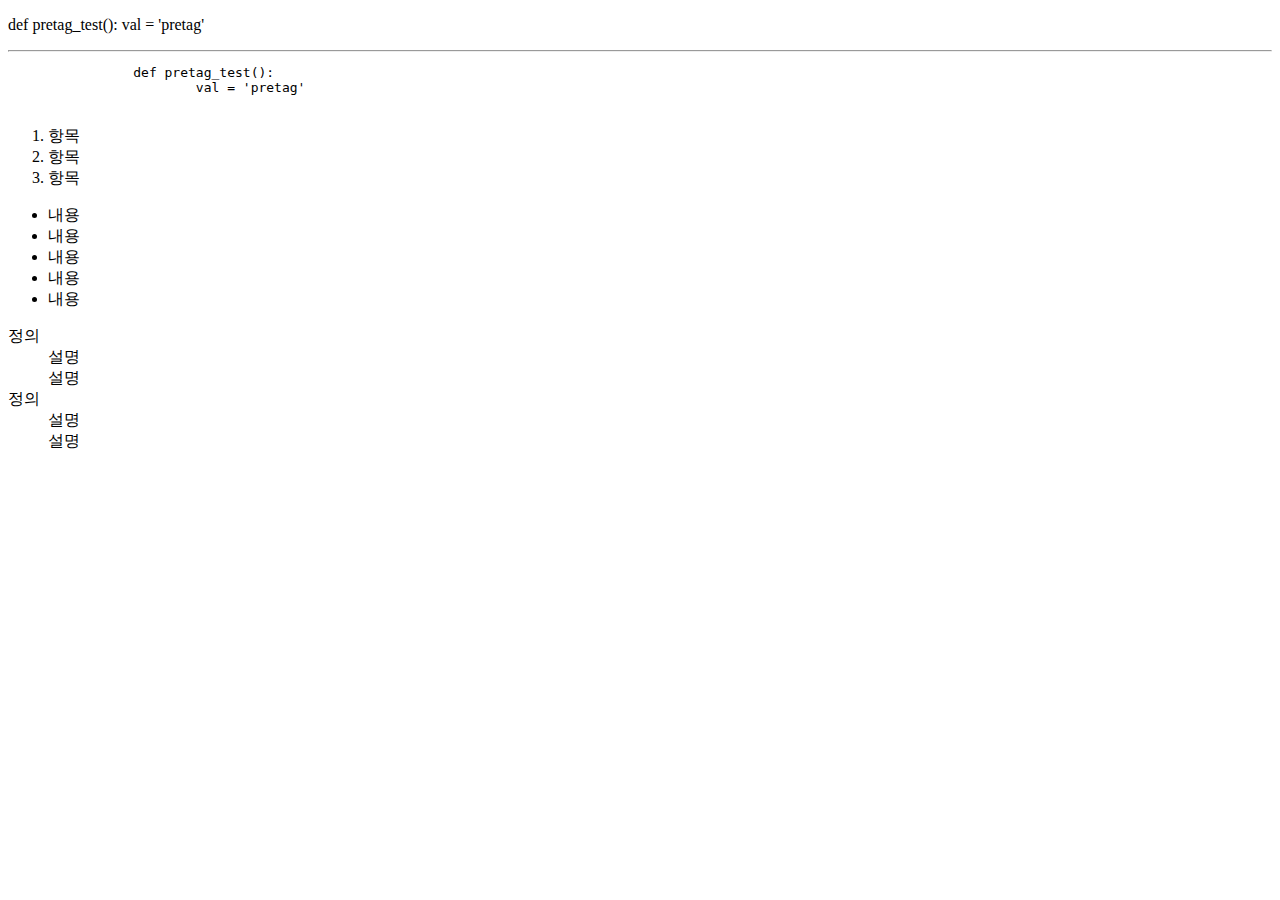
<file: 01_html-css/day1/text.html>
<!DOCTYPE html>
<html lang="en">
<head>
	<meta charset="UTF-8">
	<meta name="viewport" content="width=device-width, initial-scale=1.0">
	<meta http-equiv="X-UA-Compatible" content="ie=edge">
	<title>title</title>
</head>
<body>
	<p>
		def pretag_test():
			val = 'pretag'
	</p>
	<hr>
	<pre>
		def pretag_test():
			val = 'pretag'
	</pre>
	<ol>
		<li>항목</li>
		<li>항목</li>
		<li>항목</li>
	</ol>
	<ul>
		<li>내용</li>
		<li>내용</li>
		<li>내용</li>
		<li>내용</li>
		<li>내용</li>
	</ul>

	<dl>
		<dt>정의</dt>
		<dd>설명</dd>
		<dd>설명</dd>

		<dt>정의</dt>
		<dd>설명</dd>
		<dd>설명</dd>
	</dl>

</body>
</html>
</file>
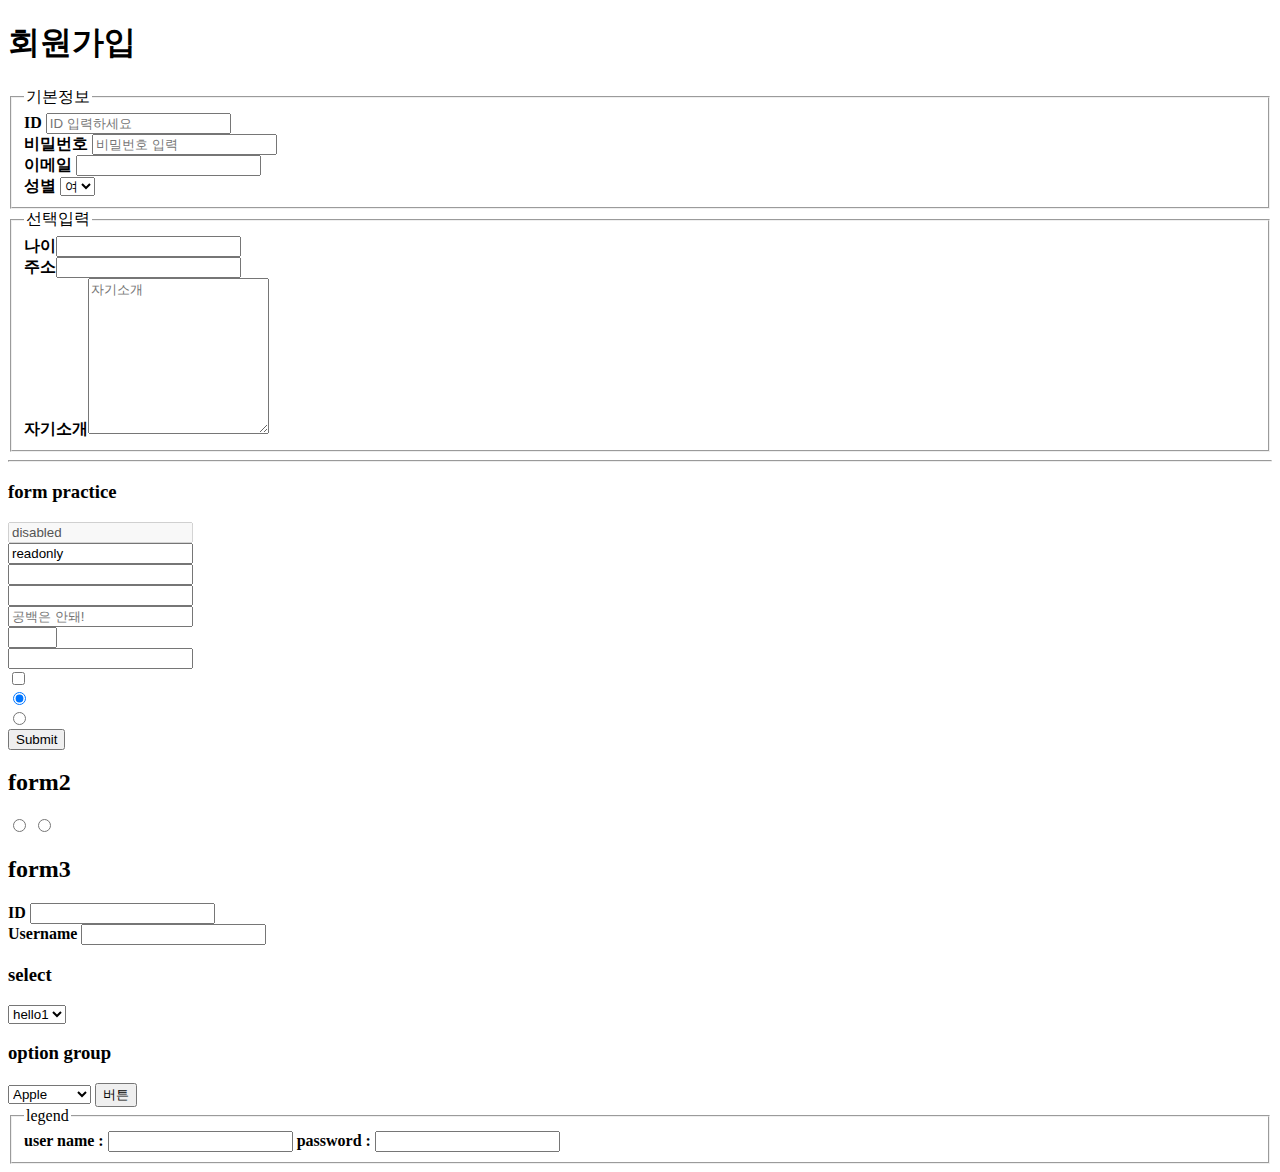
<file: 01_html-css/day2/form-input.html>
<!DOCTYPE html>
<html lang="en">
<head>
	<meta charset="UTF-8">
	<meta name="viewport" content="width=device-width, initial-scale=1.0">
	<meta http-equiv="X-UA-Compatible" content="ie=edge">
	<title>Document</title>
	<style media="screen">
		label{
			font-weight: bold;
		}
	</style>
</head>
<body>
	<h1>회원가입</h1>
	<fieldset>
		<legend>기본정보</legend>
		<div>
			<label for="id">ID</label>
			<input type="text" placeholder="ID 입력하세요">
		</div>
		<div>
			<label for="pw">비밀번호</label>
			<input type="password" placeholder="비밀번호 입력">
		</div>
		<div>
			<label for="email">이메일</label>
			<input type="email">
		</div>
		<div>
			<label for="gender">성별</label>
			<select name="gender">
				<option value="F">여</option>
				<option value="M">남</option>
			</select>
		</div>
	</fieldset>
	<fieldset>
		<legend>선택입력</legend>
		<div><label>나이<input type="text"></label></div>
		<div><label>주소<input type="text"></label></div>
		<div><label>자기소개<textarea type="text" placeholder="자기소개" rows="10"></textarea></label></div>
	</fieldset>

	<hr>
	<h3>form practice</h3>
	<form action="">
		<input name="1" type="text" value="disabled" disabled=""><br>
		<input name="2" type="text" value="readonly" readonly><br>
		<input name="3" type="password" id="password"><br>
		<input name="4" type="text" required><br>
		<input name="5" type="text" placeholder="공백은 안돼!"><br>
		<input name="6" type="text" size="3"><br>
		<input name="7" type="text" maxlength="10"><br>
		<input name="8" type="checkbox"><br>
		<input type="radio" name="agree" id="radio1" name="agree" checked="checked"><br>
		<input type="radio" name="agree" id="radio2"><br>
		<input name="secret" type="hidden" value="비밀">
		<input type="submit">
	</form>

	<form action="">
		<h2>form2</h2>
		<input type="radio" name="radio-name" value="a">
		<input type="radio" name="radio-name" value="b">
	</form>

	<h2>form3</h2>
	<form action=""></form>
	<div><label>ID <input type="text"></label></div>
	<div>
		<label>Username</label>
		<input type="text" id="username">
	</div>

	<h3>select</h3>
	<select name="number" id="">
		<option value="1">hello1</option>
		<option value="2">hello2</option>
		<option value="3">hello3</option>
		<option value="4">hello4</option>
	</select>

	<h3>option group</h3>
	<select name="" id="">
		<optgroup label="Fruits">
			<option value="apple">Apple</option>
			<option value="banana">Banana</option>
			<option value="orange">haha</option>
		</optgroup>
		<optgroup label="">
			<option value="">123</option>
			<option value="">123</option>
			<option value="">123</option>
		</optgroup>
	</select>

	<input type="button" value="버튼">

	<fieldset>
		<legend>legend</legend>
		<label>user name : <input type="text"></label>
		<label>password : <input type="password"></label>
	</fieldset>
</body>
</html>
</file>
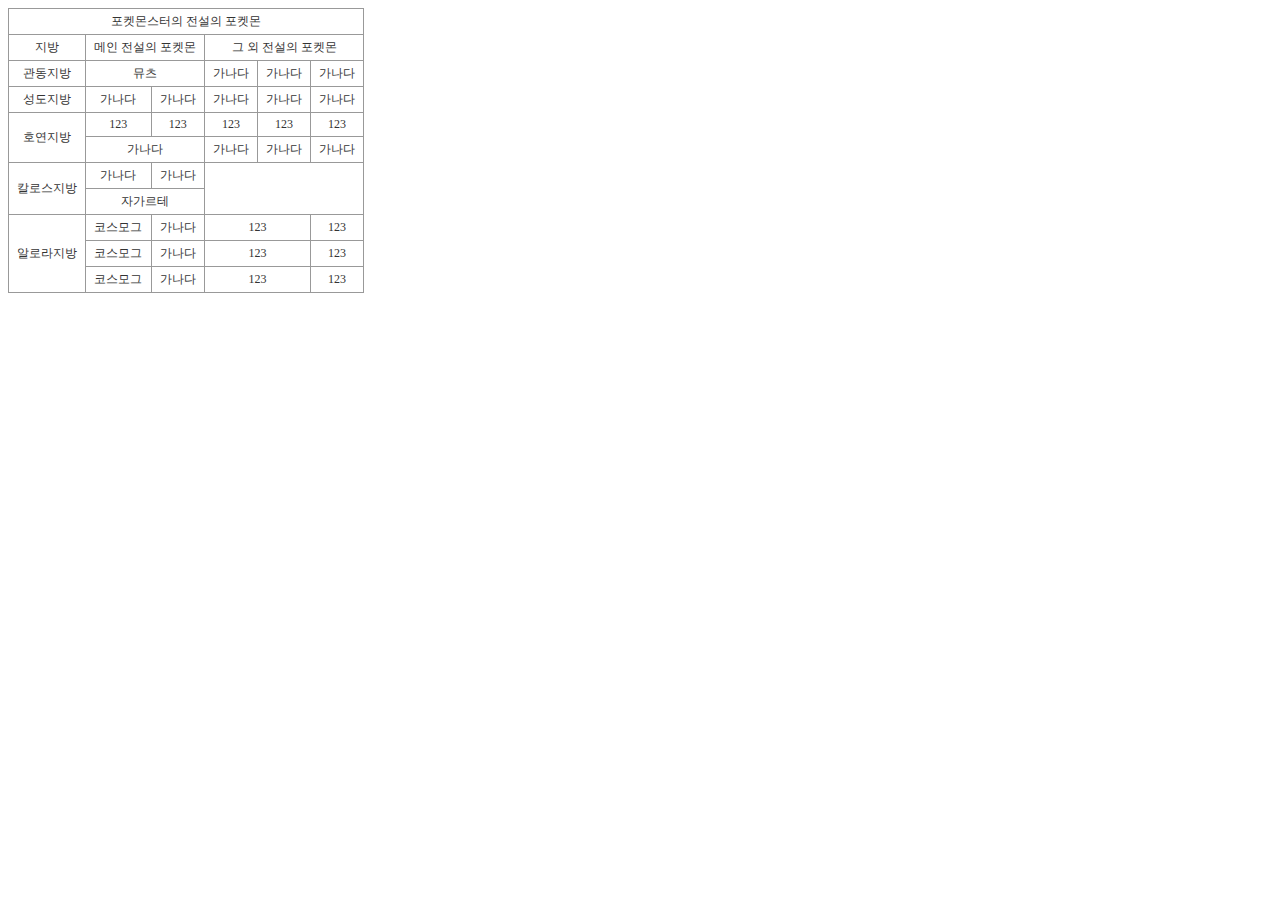
<file: 01_html-css/day2/table.html>
<!DOCTYPE html>
<html lang="en">
<head>
	<meta charset="UTF-8">
	<meta name="viewport" content="width=device-width, initial-scale=1.0">
	<meta http-equiv="X-UA-Compatible" content="ie=edge">
	<title>Document</title>
	<style media="screen">
		html, body{
			font-size: 12px;
			color: #333;
		}
		table{
			border-collapse: collapse;
			text-align: center;
			border:1px solid #999;
		}
		tr, th, td {
			border: 1px solid #999;
			padding: 4px 8px;
		}
	</style>
</head>
<body>
	<table>
		<thead>
			<tr>
				<td colspan="6">포켓몬스터의 전설의 포켓몬</td>
			</tr>
		</thead>
		<tbody>
			<tr>
				<td>지방</td>
				<td colspan="2">메인 전설의 포켓몬</td>
				<td colspan="3">그 외 전설의 포켓몬</td>
			</tr>
			<tr>
				<td>관동지방</td>
				<td colspan="2">뮤츠</td>
				<td>가나다</td>
				<td>가나다</td>
				<td>가나다</td>
			</tr>
			<tr>
				<td>성도지방</td>
				<td>가나다</td>
				<td>가나다</td>
				<td>가나다</td>
				<td>가나다</td>
				<td>가나다</td>
			</tr>
			<tr>
				<td rowspan="2">호연지방</td>
				<td>123</td>
				<td>123</td>
				<td>123</td>
				<td>123</td>
				<td>123</td>
			</tr>
			<tr>
				<td colspan="2">가나다</td>
				<td>가나다</td>
				<td>가나다</td>
				<td>가나다</td>
			</tr>
			<tr>
				<td rowspan="2">칼로스지방</td>
				<td>가나다</td>
				<td>가나다</td>
				<td rowspan="2" colspan="3"></td>
			</tr>
			<tr>
				<td colspan="2">자가르테</td>
			</tr>
			<tr>
				<td rowspan="3">알로라지방</td>
				<td>코스모그</td>
				<td>가나다</td>
				<td colspan="2">123</td>
				<td colspan="2">123</td>

			</tr>
			<tr>
				<td>코스모그</td>
				<td>가나다</td>
				<td colspan="2">123</td>
				<td colspan="2">123</td>
			</tr>
			<tr>
				<td>코스모그</td>
				<td>가나다</td>
				<td colspan="2">123</td>
				<td colspan="2">123</td>
			</tr>
		</tbody>
	</table>
</body>
</html>
</file>
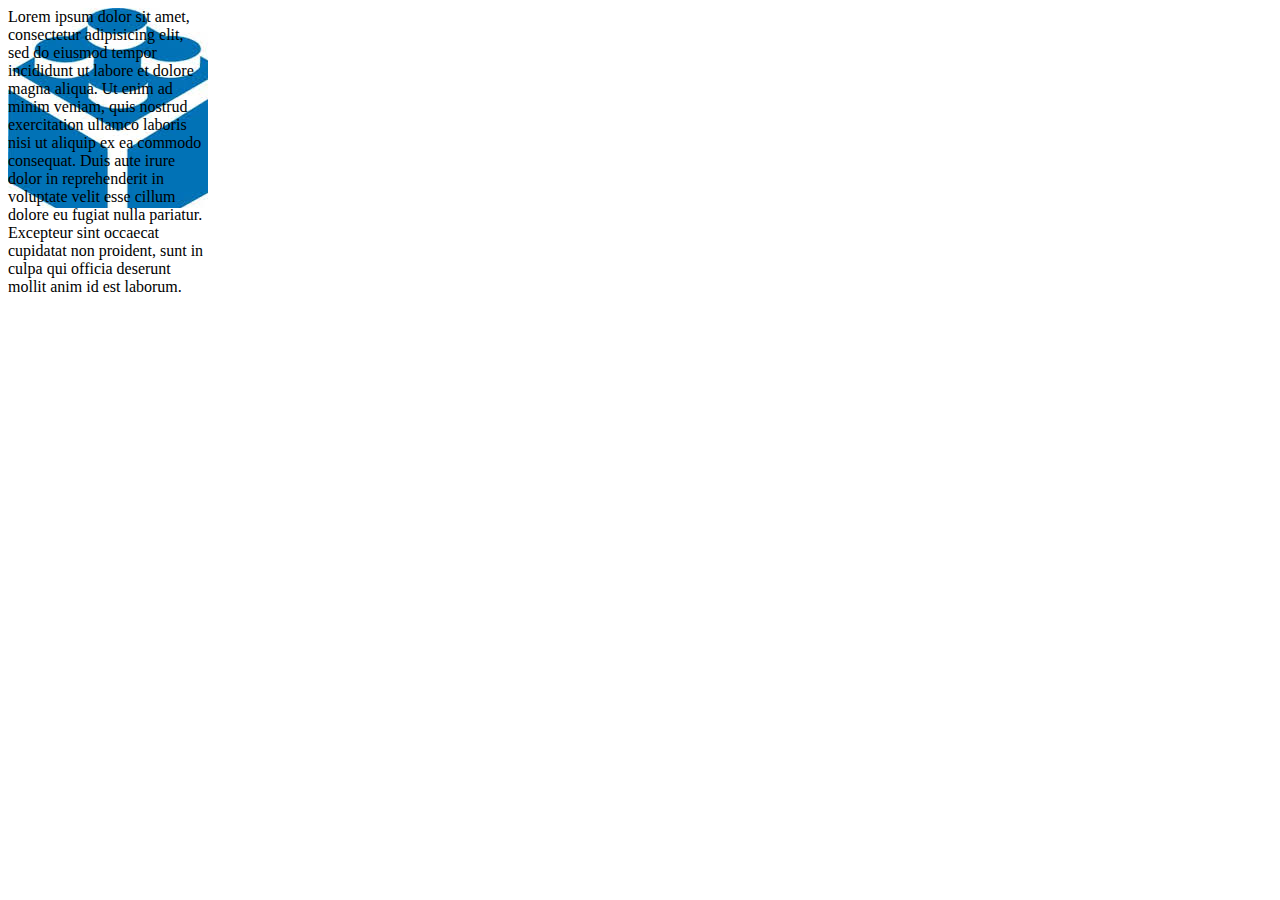
<file: 01_html-css/day3/background.html>
<!DOCTYPE html>
<html lang="en">
<head>
	<meta charset="UTF-8">
	<meta name="viewport" content="width=device-width, initial-scale=1.0">
	<meta http-equiv="X-UA-Compatible" content="ie=edge">
	<title>Document</title>
	<style media="screen">
		#background-image {
			width: 200px;
			height: 200px;
			background-image: url('./image/lego.jpg');
			background-repeat: no-repeat;
			background-position: left-top;
			/*background-repeat: repeat-y;*/
		}
	</style>
</head>
<body>
	<div id="background-image">Lorem ipsum dolor sit amet, consectetur adipisicing elit, sed do eiusmod tempor incididunt ut labore et dolore magna aliqua. Ut enim ad minim veniam, quis nostrud exercitation ullamco laboris nisi ut aliquip ex ea commodo consequat. Duis aute irure dolor in reprehenderit in voluptate velit esse cillum dolore eu fugiat nulla pariatur. Excepteur sint occaecat cupidatat non proident, sunt in culpa qui officia deserunt mollit anim id est laborum.</div>
</body>
</html>
</file>
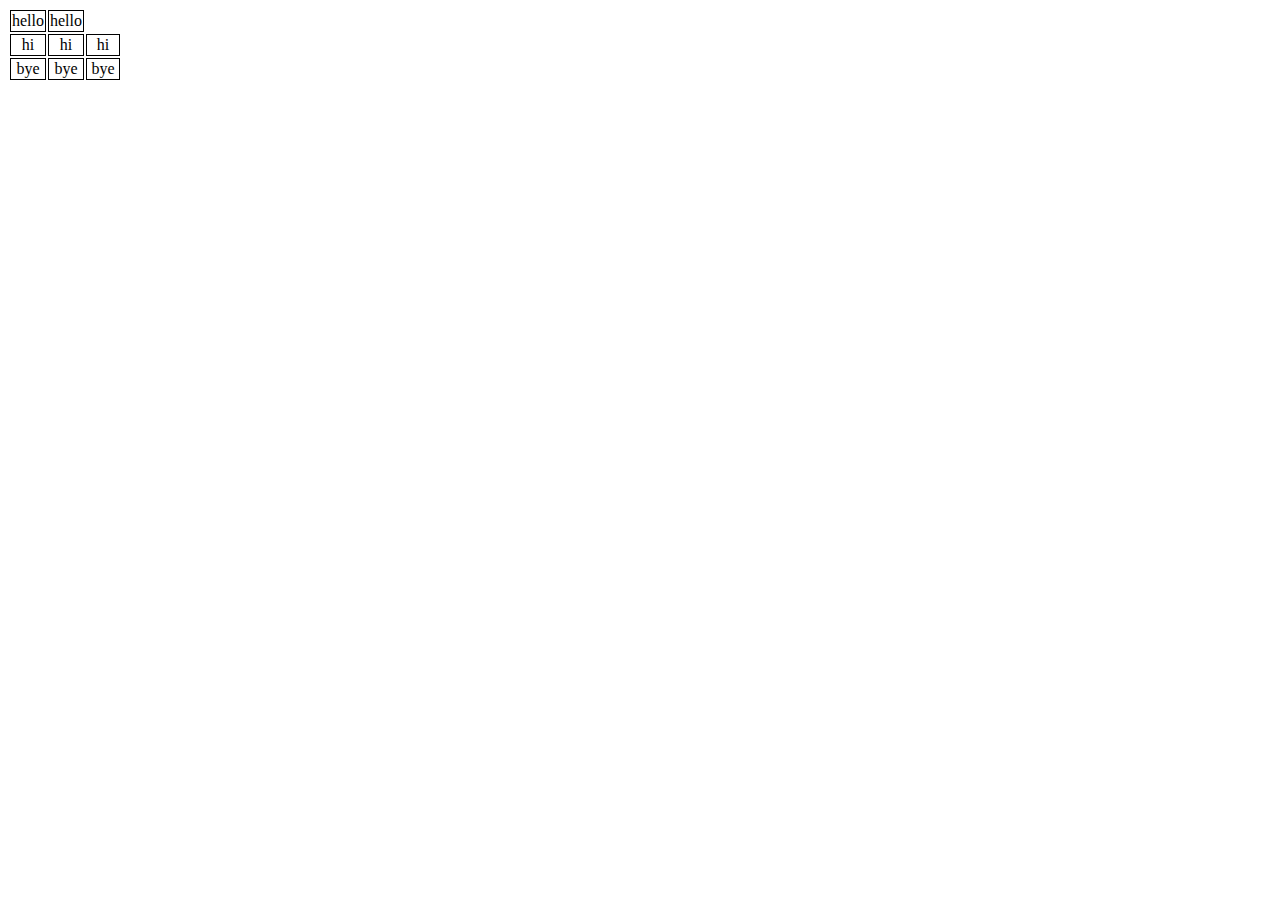
<file: 01_html-css/day3/table.html>
<!DOCTYPE html>
<html lang="ko">
<head>
	<meta charset="UTF-8">
	<meta name="viewport" content="width=device-width, initial-scale=1.0">
	<meta http-equiv="X-UA-Compatible" content="ie=edge">
	<title>Document</title>
	<style media="screen">
		table {
			/*border-spacing: 30px;*/
			/*border-collapse: collapse;*/
			border
		} 
		td {
			border: 1px solid black;
			width: 30px;
			text-align: center;
			empty-cells: hide;
		}
	</style>
</head>
<body>
	<table>
		<tr>
			<td>hello</td>
			<td>hello</td>
			<td></td>
		</tr>
		<tr>
			<td>hi</td>
			<td>hi</td>
			<td>hi</td>
		</tr>
		<tr>
			<td>bye</td>
			<td>bye</td>
			<td>bye</td>
		</tr>
	</table>
</body>
</html>
</file>
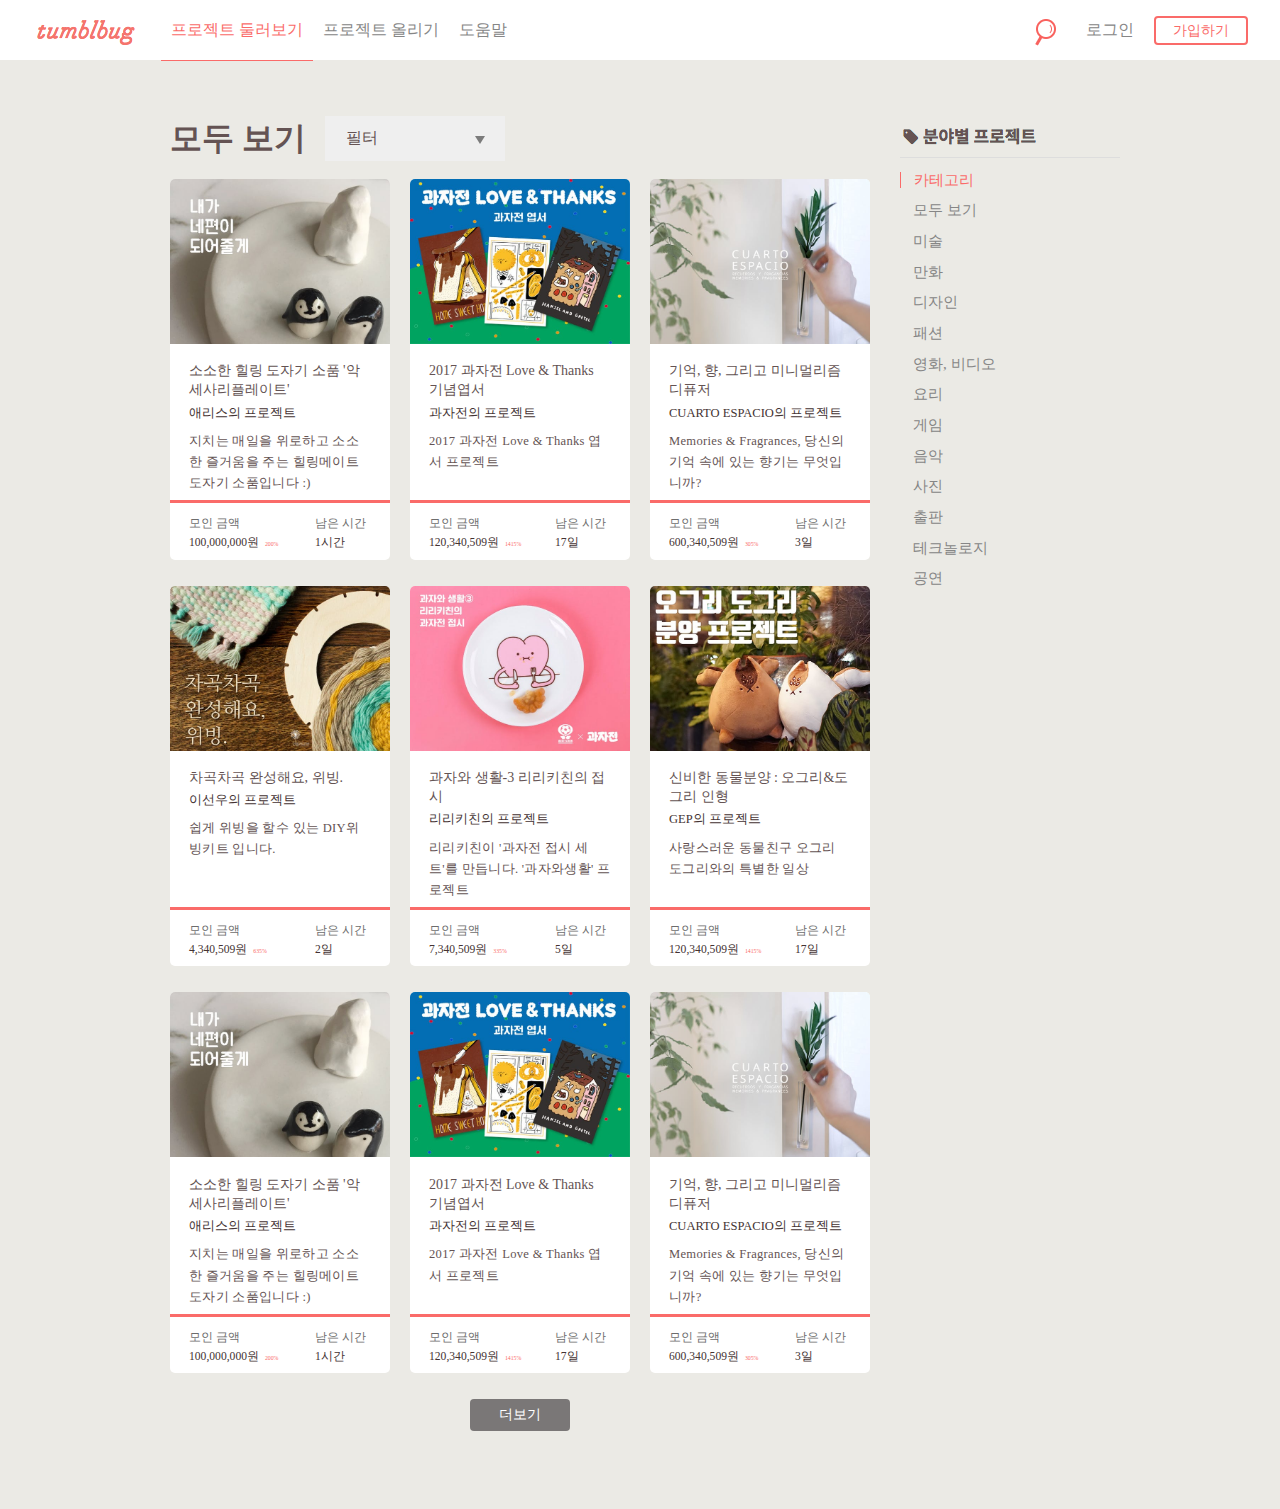
<file: 01_html-css/tumblbug/projects.html>
<!DOCTYPE html>
<html lang="ko">
<head>
  <meta charset="UTF-8">
  <meta name="viewport" content="width=device-width, initial-scale=1.0">
  <meta http-equiv="X-UA-Compatible" content="ie=edge">
  <title>프로젝트 둘러보기 :: 텀블벅</title>
  <link rel="shortcut icon" href="images/favicon.ico">
  <link rel="stylesheet" href="css/normalize.css">
  <link rel="stylesheet" href="css/base.css">
  <link rel="stylesheet" href="css/common.css">
  <link rel="stylesheet" href="css/projects.css">
</head>
<body>
  <div id="wrap">
    <nav class="top-nav">
      <ul class="top-nav-left-list">
        <li class="menu-logo"><a href="#"><img src="images/logo.png" alt="텀블벅 서비스 로고"></a></li>
        <li class="menu-item active"><a href="#">프로젝트 둘러보기</a></li>
		<li class="menu-item"><a href="#">프로젝트 올리기</a></li>
		<li class="menu-item"><a href="#">도움말</a></li>
      </ul>
      <ul class="top-nav-right-list">
        <li class="menu-search">
          <img class="search-img" src="images/search.png" alt="검색">
		  <input class="search-input" type="text" placeholder="프로젝트를 검색해 보세요!">
        </li>
        <li class="menu-item"><a href="#">로그인</a></li>
        <li class="menu-btn"><a href="" class="btn btn-theme">가입하기</a></li>
      </ul>
    </nav>
    <div class="container clearfix">
      <section class="container-section">

        <h1>모두 보기</h1>
		<div id="select-wrap">
			<select class="filter">
				<option value="value">필터</option>
				<option value="value">최신순</option>
				<option value="value">마감임박</option>
				<option value="value">최다후원</option>
				<option value="value">최고금액</option>
			</select>
			<span class="select__arrow"></span>
		</div>

        <ul class="project-list">
		  <li class="project-card">
			<a href=""><img class="card-image" src="images/prj_img1.jpeg" alt="프로젝트 대표 이미지"></a>
				<div class="card-top">
				  <p class="card-title">소소한 힐링 도자기 소품 '악세사리플레이트'</p>
				  <p class="card-owner">애리스의 프로젝트</p>
				  <p class="card-description">지치는 매일을 위로하고 소소한 즐거움을 주는 힐링메이트 도자기 소품입니다 :)</p>
				</div>
				<div class="card-bottom">
				  <div class="card-bottom-left">
					<p class="card-bottom-title">모인 금액</p>
					<p class="card-bottom-content">100,000,000원 <span class="card-bottom-content-percent">200%</span></p>
				  </div>
				  <div class="card-bottom-right">
					<p class="card-bottom-title">남은 시간</p>
					<p class="card-bottom-content">1시간</p>
				  </div>
				</div>
		  </li>
		  <li class="project-card">
			<a href=""><img class="card-image" src="images/prj_img2.jpeg" alt="프로젝트 대표 이미지"></a>
			<div class="card-top">
			  <p class="card-title">2017 과자전 Love &amp; Thanks 기념엽서</p>
			  <p class="card-owner">과자전의 프로젝트</p>
			  <p class="card-description">2017 과자전 Love &amp; Thanks 엽서 프로젝트</p>
			</div>
			<div class="card-bottom">
			  <div class="card-bottom-left">
				<p class="card-bottom-title">모인 금액</p>
				<p class="card-bottom-content">120,340,509원 <span class="card-bottom-content-percent">1415%</span></p>
			  </div>
			  <div class="card-bottom-right">
				<p class="card-bottom-title">남은 시간</p>
				<p class="card-bottom-content">17일</p>
			  </div>
			</div>
		  </li>
		  <li class="project-card">
			<a href=""><img class="card-image" src="images/prj_img3.jpg" alt="프로젝트 대표 이미지"></a>
			<div class="card-top">
			  <p class="card-title">기억, 향, 그리고 미니멀리즘 디퓨저</p>
			  <p class="card-owner">CUARTO ESPACIO의 프로젝트</p>
			  <p class="card-description">Memories &amp; Fragrances, 당신의 기억 속에 있는 향기는 무엇입니까?</p>
			</div>
			<div class="card-bottom">
			  <div class="card-bottom-left">
				<p class="card-bottom-title">모인 금액</p>
				<p class="card-bottom-content">600,340,509원 <span class="card-bottom-content-percent">305%</span></p>
			  </div>
			  <div class="card-bottom-right">
				<p class="card-bottom-title">남은 시간</p>
				<p class="card-bottom-content">3일</p>
			  </div>
			</div>
		  </li>
		  <li class="project-card">
			<a href=""><img class="card-image" src="images/prj_img4.jpg" alt="프로젝트 대표 이미지"></a>
			<div class="card-top">
			  <p class="card-title">차곡차곡 완성해요, 위빙.</p>
			  <p class="card-owner">이선우의 프로젝트</p>
			  <p class="card-description">쉽게 위빙을 할수 있는 DIY위빙키트 입니다.</p>
			</div>
			<div class="card-bottom">
			  <div class="card-bottom-left">
				<p class="card-bottom-title">모인 금액</p>
				<p class="card-bottom-content">4,340,509원 <span class="card-bottom-content-percent">635%</span></p>
			  </div>
			  <div class="card-bottom-right">
				<p class="card-bottom-title">남은 시간</p>
				<p class="card-bottom-content">2일</p>
			  </div>
			</div>
		  </li>
		  <li class="project-card">
			<a href=""><img class="card-image" src="images/prj_img5.jpeg" alt="프로젝트 대표 이미지"></a>
			<div class="card-top">
			  <p class="card-title">과자와 생활-3 리리키친의 접시</p>
			  <p class="card-owner">리리키친의 프로젝트</p>
			  <p class="card-description">리리키친이 '과자전 접시 세트'를 만듭니다. '과자와생활' 프로젝트</p>
			</div>
			<div class="card-bottom">
			  <div class="card-bottom-left">
				<p class="card-bottom-title">모인 금액</p>
				<p class="card-bottom-content">7,340,509원 <span class="card-bottom-content-percent">335%</span></p>
			  </div>
			  <div class="card-bottom-right">
				<p class="card-bottom-title">남은 시간</p>
				<p class="card-bottom-content">5일</p>
			  </div>
			</div>
		  </li>
		  <li class="project-card">
			<a href=""><img class="card-image" src="images/img_project_sample1.jpeg" alt="프로젝트 대표 이미지"></a>
			<div class="card-top">
			  <p class="card-title">신비한 동물분양 : 오그리&amp;도그리 인형</p>
			  <p class="card-owner">GEP의 프로젝트</p>
			  <p class="card-description">사랑스러운 동물친구 오그리 도그리와의 특별한 일상</p>
			</div>
			<div class="card-bottom">
			  <div class="card-bottom-left">
				<p class="card-bottom-title">모인 금액</p>
				<p class="card-bottom-content">120,340,509원 <span class="card-bottom-content-percent">1415%</span></p>
			  </div>
			  <div class="card-bottom-right">
				<p class="card-bottom-title">남은 시간</p>
				<p class="card-bottom-content">17일</p>
			  </div>
			</div>
		  </li>
		  <li class="project-card">
			<a href=""><img class="card-image" src="images/prj_img1.jpeg" alt="프로젝트 대표 이미지"></a>
			<div class="card-top">
			  <p class="card-title">소소한 힐링 도자기 소품 '악세사리플레이트'</p>
			  <p class="card-owner">애리스의 프로젝트</p>
			  <p class="card-description">지치는 매일을 위로하고 소소한 즐거움을 주는 힐링메이트 도자기 소품입니다 :)</p>
			</div>
			<div class="card-bottom">
			  <div class="card-bottom-left">
				<p class="card-bottom-title">모인 금액</p>
				<p class="card-bottom-content">100,000,000원 <span class="card-bottom-content-percent">200%</span></p>
			  </div>
			  <div class="card-bottom-right">
				<p class="card-bottom-title">남은 시간</p>
				<p class="card-bottom-content">1시간</p>
			  </div>
			</div>
		  </li>
		  <li class="project-card">
			<a href=""><img class="card-image" src="images/prj_img2.jpeg" alt="프로젝트 대표 이미지"></a>
			<div class="card-top">
			  <p class="card-title">2017 과자전 Love &amp; Thanks 기념엽서</p>
			  <p class="card-owner">과자전의 프로젝트</p>
			  <p class="card-description">2017 과자전 Love &amp; Thanks 엽서 프로젝트</p>
			</div>
			<div class="card-bottom">
			  <div class="card-bottom-left">
				<p class="card-bottom-title">모인 금액</p>
				<p class="card-bottom-content">120,340,509원 <span class="card-bottom-content-percent">1415%</span></p>
			  </div>
			  <div class="card-bottom-right">
				<p class="card-bottom-title">남은 시간</p>
				<p class="card-bottom-content">17일</p>
			  </div>
			</div>
		  </li>
		  <li class="project-card">
			<a href=""><img class="card-image" src="images/prj_img3.jpg" alt="프로젝트 대표 이미지"></a>
			<div class="card-top">
			  <p class="card-title">기억, 향, 그리고 미니멀리즘 디퓨저</p>
			  <p class="card-owner">CUARTO ESPACIO의 프로젝트</p>
			  <p class="card-description">Memories &amp; Fragrances, 당신의 기억 속에 있는 향기는 무엇입니까?</p>
			</div>
			<div class="card-bottom">
			  <div class="card-bottom-left">
				<p class="card-bottom-title">모인 금액</p>
				<p class="card-bottom-content">600,340,509원 <span class="card-bottom-content-percent">305%</span></p>
			  </div>
			  <div class="card-bottom-right">
				<p class="card-bottom-title">남은 시간</p>
				<p class="card-bottom-content">3일</p>
			  </div>
			</div>
		  </li>
        </ul>
		<div class="loadmore">
			<a href="" class="more-button">더보기</a>
		</div>
      </section>
      <aside class="container-aside">
        <img src="images/project_category.png" alt="프로젝트 카테고리">
		<ul class="category-list">
			<li class="active"><a href="#">카테고리</a></li>
			<li><a href="#">모두 보기</a></li>
			<li><a href="#">미술</a></li>
			<li><a href="#">만화</a></li>
			<li><a href="#">디자인</a></li>
			<li><a href="#">패션</a></li>
			<li><a href="#">영화, 비디오</a></li>
			<li><a href="#">요리</a></li>
			<li><a href="#">게임</a></li>
			<li><a href="#">음악</a></li>
			<li><a href="#">사진</a></li>
			<li><a href="#">출판</a></li>
			<li><a href="#">테크놀로지</a></li>
			<li><a href="#">공연</a></li>
		</ul>
      </aside>
    </div>
  </div>
</body>
</html>
</file>
<file: 01_html-css/tumblbug/css/base.css>
html {
  font-size: 16px;
}

body {
  background-color: #ebeae5;
}

ul, ol {
  list-style-type: none;
  margin: 0;
  padding: 0;
}

a {
  text-decoration: none;
  color: #868686;
}
</file>
<file: 01_html-css/tumblbug/css/common.css>
.clearfix::after {
  content: '';
  display: block;
  clear: both;
}

.btn {
  box-sizing: border-box;
  border: 2px solid #676363;
  border-radius: 4px;
  cursor: pointer;
  font-size: 14px;
  text-align: center;
  text-decoration: none;
  padding: 5px 17px;
}

.btn-theme {
  border-color: #fa6b69;
  color: #fa6b69;
}

.btn-theme:hover {
  background-color: #fa6b69;
  color: #fff;
}

h1, h2, h3, h4 {
  color: #645353;
}
</file>
<file: 01_html-css/tumblbug/css/projects.css>
#wrap {
  min-width: 830px;
}

nav.top-nav {
  background-color: white;
  height: 60px;
  padding: 0 32px;
}

nav.top-nav ul {
  height: 60px;
}

nav.top-nav ul.top-nav-left-list {
  float: left;
}

nav.top-nav ul.top-nav-right-list {
  float: right;
}

nav.top-nav ul li {
  height: 60px;
  line-height: 60px;
  float: left;
}

nav.top-nav ul li.menu-logo img, nav.top-nav ul li.menu-search img {
  vertical-align: middle;
}

nav.top-nav ul li.menu-logo {
  margin: 0 20px 0 0;
}

nav.top-nav ul li.menu-search {
  margin: 0 10px 0 0;
}

nav.top-nav ul li.menu-search input {
  width: 0;
  height: 35px;
  padding: 0;
  margin-left: 0;
  box-sizing: border-box;
  border: none;
  border-radius: 5px;
  transition: 600ms;
}

nav.top-nav ul li.menu-search:hover input {
  width: 200px;
  padding: 5px 15px;
  background-color: #f0efef;
}

nav.top-nav ul li.menu-item a {
  display: inline-block;
  height: 60px;
  padding: 0 10px;
  box-sizing: border-box;
  transition: 120ms;
}

nav.top-nav ul li.menu-item a img {
  vertical-align: middle;
}

nav.top-nav ul li.menu-item a:hover {
  color: #fa6b69;
  border-bottom: 1px solid #fa6b69;
}

nav.top-nav ul li.active {
  border-bottom: 1px solid #fa6b69;
}

nav.top-nav ul li.active a {
  color: #fa6b69;
}

nav.top-nav ul li.menu-btn {
  margin: 0 0 0 10px;
}

.container {
  width: 960px;
  margin: 0 auto;
  padding-top: 39px;
  padding-bottom: 78px;
}

.container section.container-section {
  float: left;
  width: 720px;
  background-color: #ebeae5;
}

.container section.container-section h1 {
  margin-left: 10px;
  display: inline-block;
}

.container section.container-section #select-wrap {
  position: relative;
  display: inline-block;
  vertical-align: super;
  margin-left: 15px;
}

.container section.container-section #select-wrap .filter {
  border: 0;
  padding: 0px 20px;
  outline: 0;
  color: #645353;
  border: 1px solid #efefef;
  appearance: none;
  -webkit-appearance: none;
  -moz-appearance: none;
  display: block;
  width: 100%;
  width: 180px;
  height: 45px;
}

.container section.container-section #select-wrap .select__arrow {
  position: absolute;
  top: 20px;
  right: 20px;
  width: 0;
  height: 0;
  pointer-events: none;
  border-style: solid;
  border-width: 8px 5px 0 5px;
  border-color: #7b7b7b transparent transparent transparent;
}

.container section.container-section .loadmore {
  display: block;
  text-align: center;
}

.container section.container-section .loadmore .more-button {
  background-color: #7a7777;
  border-color: #7a7777;
  border-radius: 4px;
  color: #fff;
  cursor: pointer;
  display: inline-block;
  font-size: 14px;
  font-weight: 500;
  line-height: 20px;
  padding: 6px 29px;
  position: relative;
  text-align: center;
  vertical-align: middle;
}

.container section.container-section .loadmore .more-button:hover {
  background-color: #585858;
}

.container aside.container-aside {
  float: left;
  margin-top: 26px;
  margin-left: 20px;
  width: 220px;
}

.container aside.container-aside ul.category-list {
  border-top: 1px solid #ddd;
  margin-top: 6px;
  padding-top: 6px;
}

.container aside.container-aside ul.category-list li {
  font-size: 15px;
  transition: all 0.18s ease-out;
  color: #878787;
  cursor: pointer;
  display: block;
  font-weight: 500;
  line-height: 22px;
  padding: 4.33333px 13px;
  padding-left: 0;
}

.container aside.container-aside ul.category-list li a {
  padding-left: 13px;
}

.container aside.container-aside ul.category-list li:hover a, .container aside.container-aside ul.category-list li.active a {
  color: #fa6b69;
  border-left: 1px solid #fa6b69;
}

section.container-section ul.project-list li.project-card {
  margin: 0 10px 26px;
  float: left;
  width: 220px;
  background-color: #fff;
  box-sizing: border-box;
  border-radius: 5px;
}

section.container-section ul.project-list li.project-card p {
  margin: 0;
  line-height: 20px;
}

section.container-section ul.project-list li.project-card img.card-image {
  max-width: 100%;
  border-top-left-radius: 5px;
  border-top-right-radius: 5px;
}

section.container-section ul.project-list li.project-card img.card-image:hover {
  opacity: 0.5;
}

section.container-section ul.project-list li.project-card .card-top {
  height: 139px;
  padding: 13px 19px 0;
}

section.container-section ul.project-list li.project-card .card-top .card-title {
  font-size: .875em;
  line-height: 1.375;
  color: #645353;
  font-weight: 500;
}

section.container-section ul.project-list li.project-card .card-top .card-owner {
  color: #433;
  font-size: .785em;
  line-height: 1.6;
  margin: 3px 0 0;
}

section.container-section ul.project-list li.project-card .card-top .card-description {
  color: #645353;
  font-size: .785em;
  letter-spacing: .025em;
  line-height: 1.685;
  margin: 8px 0 0;
}

section.container-section ul.project-list li.project-card .card-bottom {
  box-sizing: border-box;
  border-top: 3px solid #fa6b69;
  width: 220px;
  padding: 10px 19px 6.5px;
}

section.container-section ul.project-list li.project-card .card-bottom .card-bottom-left {
  width: 126px;
  float: left;
}

section.container-section ul.project-list li.project-card .card-bottom .card-bottom-rigth {
  width: 53px;
  float: right;
}

section.container-section ul.project-list li.project-card .card-bottom .card-bottom-title {
  color: #6d6d6d;
  display: block;
  font-size: 12px;
  font-weight: 500;
}

section.container-section ul.project-list li.project-card .card-bottom .card-bottom-content {
  color: #433;
  font-size: .725em;
  font-weight: 500;
}

section.container-section ul.project-list li.project-card .card-bottom .card-bottom-content-percent {
  display: inline;
  color: #fa6b69;
  font-size: .5em;
  font-weight: 500;
  margin-left: 3px;
}

@media screen and (max-width: 900px) {
  .container {
    width: 720px;
  }
  .container section.container-section {
    width: 500px;
  }
}
</file>
